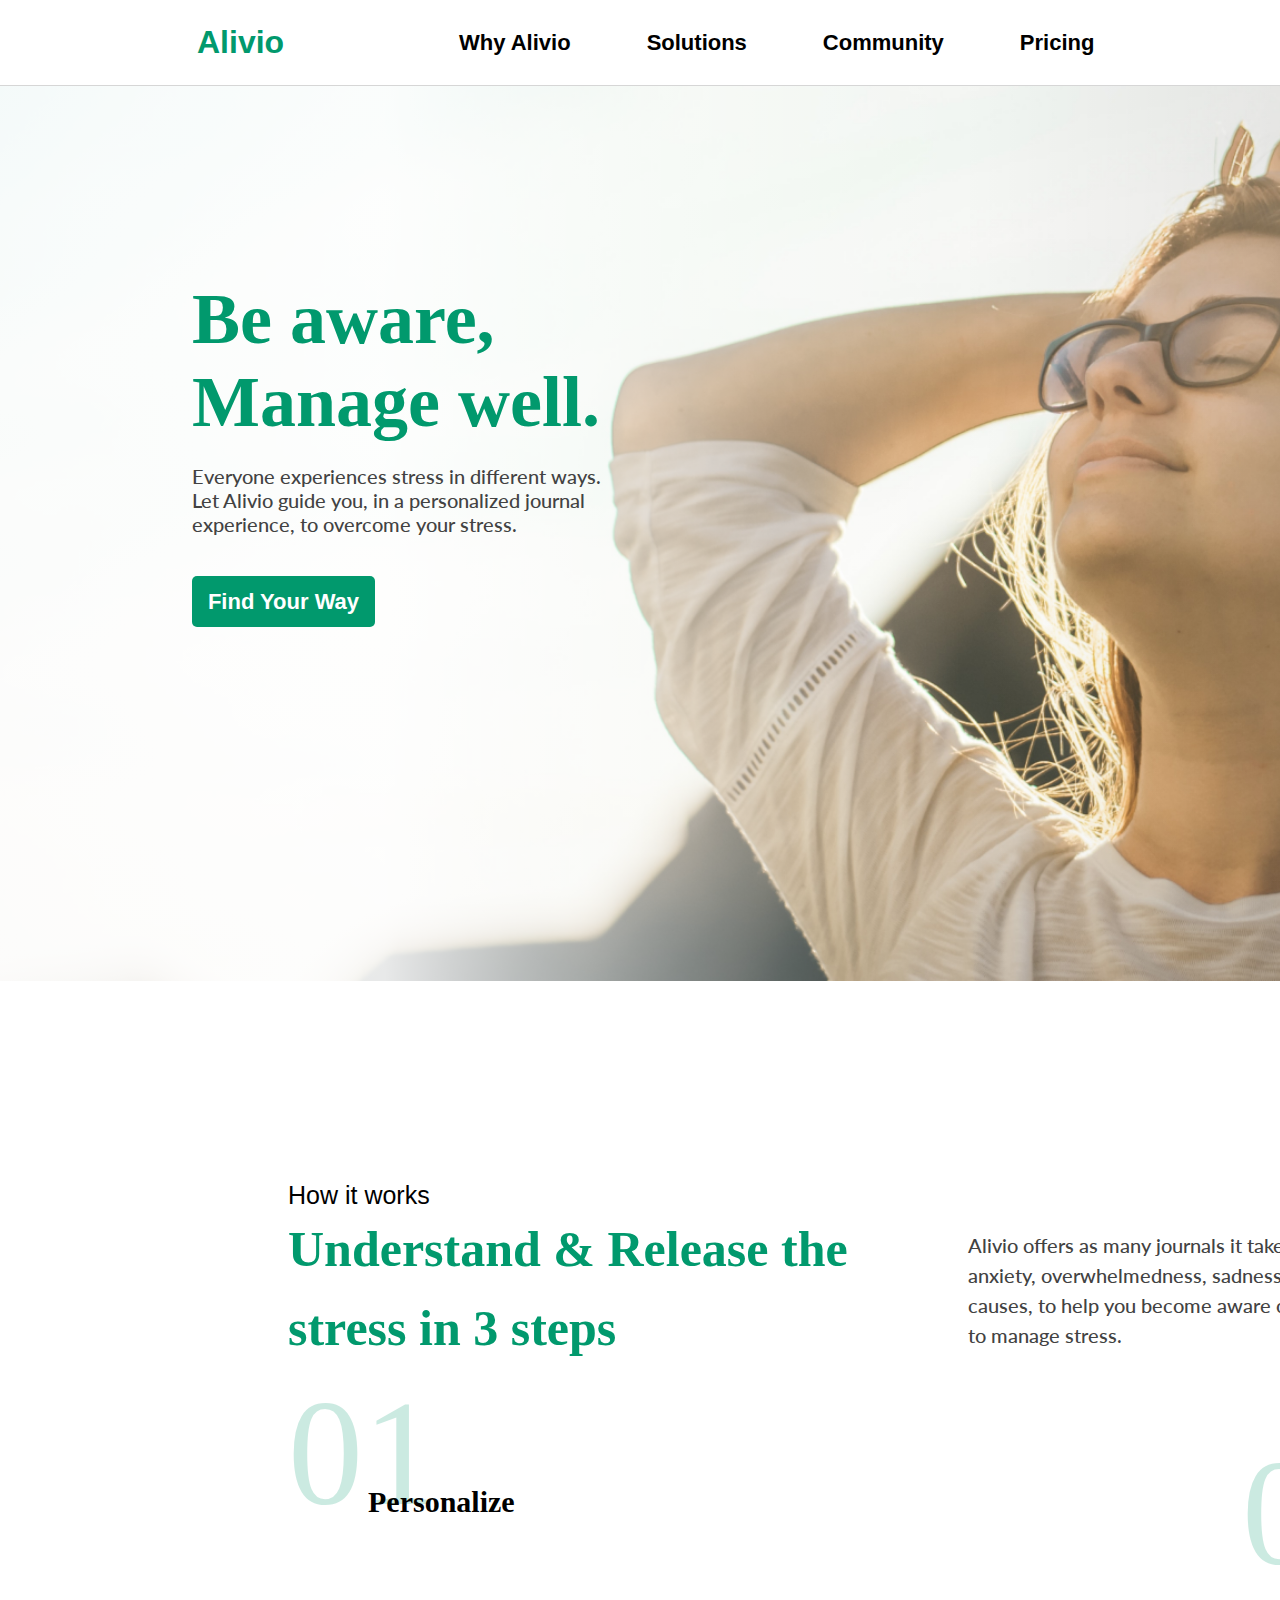
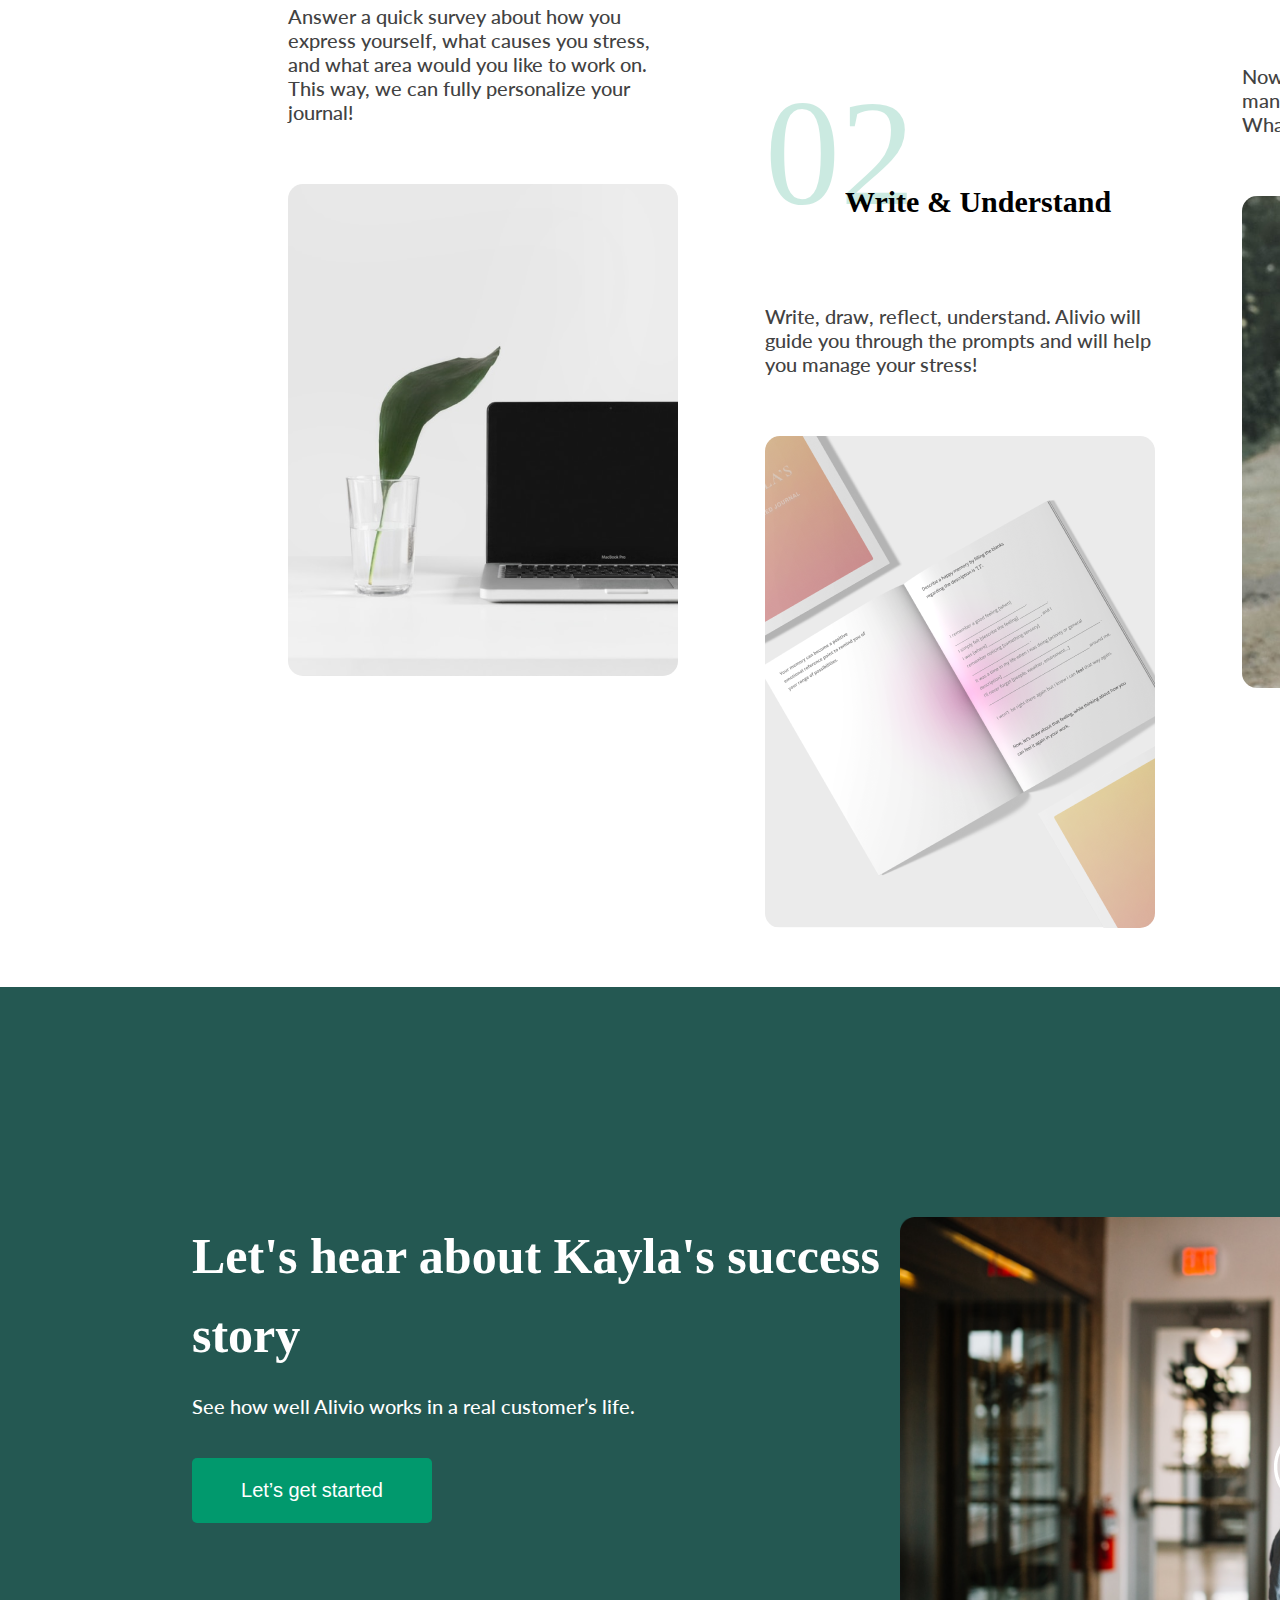
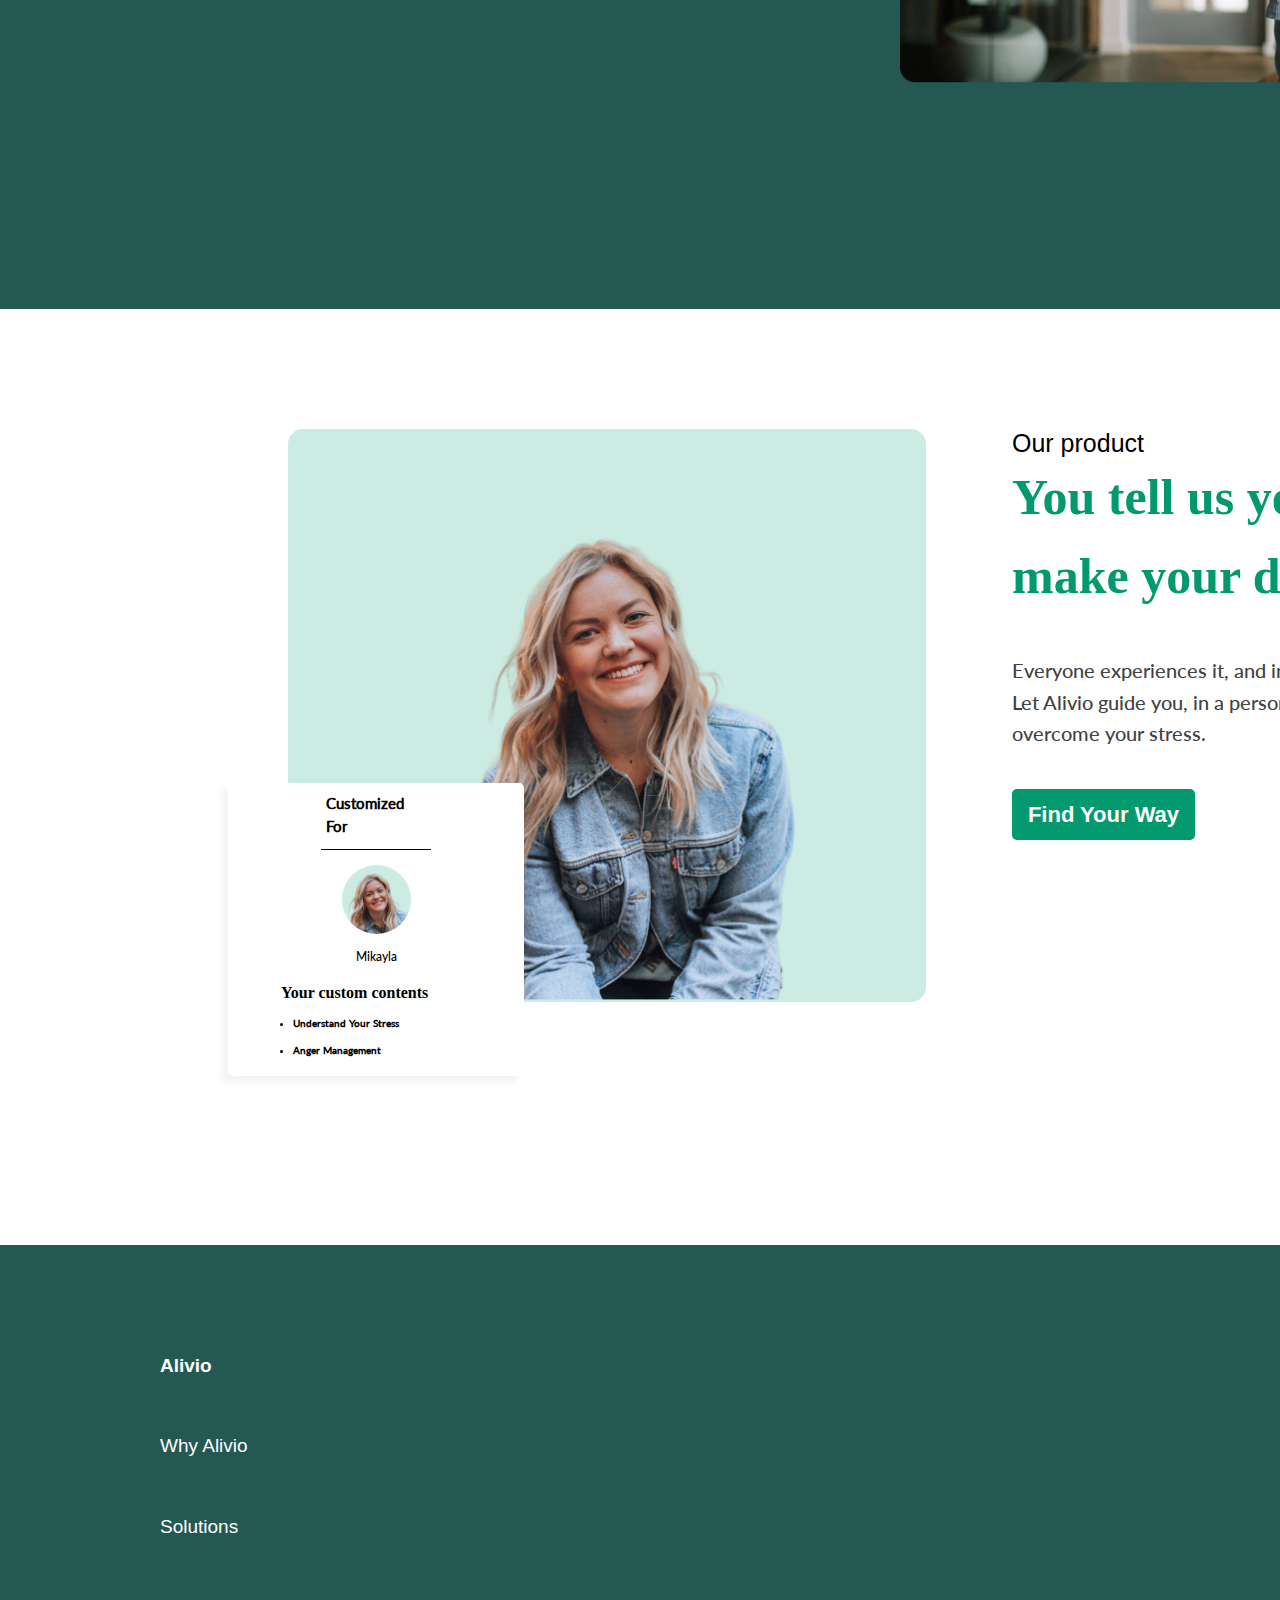
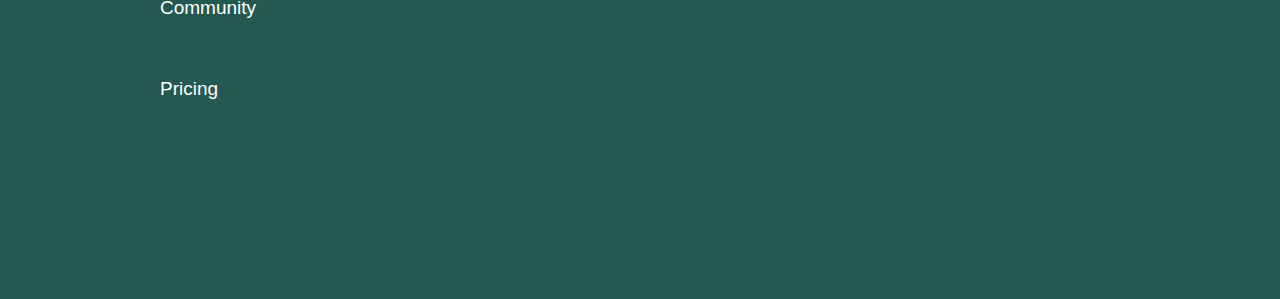
<file: landing1/index.html>
<!DOCTYPE html>
<html lang="en">

<head>
    <meta charset="UTF-8">
    <link rel="stylesheet" href="css/style.css">
    <title>Alivio</title>
</head>

<body>
    <div class="cont">

        <div class="header">
            <div class="nav">
                <div class="logo"><a href="#">Alivio</a></div>
                <div class="menu">
                    <nav>
                        <ul>
                            <li>
                                <a href="#">Why Alivio</a>
                            </li>
                            <li>
                                <a href="#">Solutions</a>
                            </li>
                            <li>
                                <a href="#">Community</a>
                            </li>
                            <li>
                                <a href="#">Pricing</a>
                            </li>
                        </ul>
                    </nav>
                </div>
                <div class="btns">
                    <div class="signIn"><a href="#">Sign in</a></div>
                    <input type="button" value="Start Trial" class="btn">
                </div>
            </div>
        </div>

        <div class="firstBlock">
            <div class="BG">
                <div class="description">
                    <p class="big">Be aware, Manage well.</p>
                    <p class="little">Everyone experiences stress in different ways. Let Alivio guide you, in a personalized journal experience, to overcome your stress.</p>
                    <input id="findBtn" type="button" value="Find Your Way" class="btn">
                </div>
            </div>
        </div>

        <div class="secondBlock">
            <div class="about">How it works</div>
            <div class="headContainer">
                <div class="insideContainer">
                    <div class="title">Understand & Release the stress in 3 steps</div>
                    <div class="little">Alivio offers as many journals it takes, tackling different areas such as anxiety, overwhelmedness, sadness, or anger, and a variety of personal causes, to help you become aware of your emotions, and guide you in how to manage stress.</div>
                </div>
            </div>
            <div class="baseContainer">
                <div>
                    <div class="step">01</div>
                    <div class="sign">Personalize</div>
                    <div class="little">Answer a quick survey about how you express yourself, what causes you stress, and what area would you like to work on. This way, we can fully personalize your journal!</div>
                    <div><img src="./css/pic/Rectangle1.png" alt="Workspace"></div>
                </div>
                <div>
                    <div class="step">02</div>
                    <div class="sign">Write & Understand</div>
                    <div class="little">Write, draw, reflect, understand. Alivio will guide you through the prompts and will help you manage your stress!</div>
                    <div><img src="./css/pic/Rectangle2.png" alt="Books"></div>
                </div>
                <div>
                    <div class="step">03</div>
                    <div class="sign">Alivio!</div>
                    <div class="little">Now you are aware, and have a way to manage and overcome your own stress. What are you waiting for? Alivio today!</div>
                    <div><img src="./css/pic/Rectangle3.png" alt="Happy girl"></div>
                </div>
            </div>
        </div>

        <div class="thirdBlock">
            <div class="container">
                <div class="leftContainer">
                    <div class="title">Let's hear about Kayla's success story</div>
                    <div class="little">See how well Alivio works in a real customer’s life.</div>
                    <div><input id="findBtn" type="button" value="Let’s get started" class="btn"></div>
                </div>
                <div class="rightContainer">
                    <div class="video">
                        <img src="./css/pic/Poster.png">
                        <!--<iframe width="895" height="516" src="https://www.youtube.com/embed/fBI2i9vfRio" title="YouTube video player" frameborder="0" allow="accelerometer; autoplay; clipboard-write; encrypted-media; gyroscope; picture-in-picture" allowfullscreen>
                    </iframe> -->
                    </div>


                </div>
            </div>
        </div>

        <div class="fourBlock">
            <div class="container">
                <div class="leftContainer">
                    <div class="greenRect">
                        <img src="./css/pic/Girl.png" alt="Full profile photo">
                    </div>
                    <div class="whiteRect">
                        <div class="desc"> Customized For</div>
                        <div class="line"></div>
                        <div class="avatar"><img src="./css/pic/MiniProfilePhoto.png" alt="Mini profile photo"></div>
                        <div class="ProfileName">Mikayla</div>
                        <div class="ProfileLabel">Your custom contents
                            <div>
                                <ul>
                                    <li>Understand Your Stress</li>
                                    <li>Anger Management</li>
                                </ul>
                            </div>

                        </div>

                    </div>
                </div>
                <div class="rightContainer">
                    <div class="about">Our product</div>
                    <div class="title">You tell us your stress, We make your diary</div>
                    <div class="little">Everyone experiences it, and in different ways<br> Let Alivio guide you, in a personalized journal experience, to overcome your stress.</div>
                    <input type="button" value="Find Your Way" class="btn">
                </div>
            </div>
        </div>

        <div class="footer">
            <nav>
                <ul>
                    <li><a href="#">Alivio</a></li>
                    <li><a href="#">Why Alivio</a></li>
                    <li><a href="#">Solutions</a></li>
                    <li><a href="#">Community</a></li>
                    <li><a href="#">Pricing</a></li>
                </ul>
            </nav>
        </div>

    </div>
    <script src="https://ajax.googleapis.com/ajax/libs/jquery/2.2.0/jquery.min.js"></script>
    <script src="./js/js.js"></script>
</body>

</html>
</file>
<file: landing1/css/style.css>
@font-face {
    font-family: Lato;
    src: url(./fonts/Lato-Medium.ttf);
}

* {
    padding: 0;
    margin: 0;
}

::-webkit-scrollbar {
    width: 0;
}

body {
    display: block;
    height: 5099px;
    background-color: #E5E5E5;
}

.cont {
    width: 1920px;
    margin: 0 auto;
}

.header {
    display: block;
    width: 1920px;
    height: 85px;
    line-height: 85px;
    border-bottom: 1px solid #D6D6D6;
    background-color: white;
}

.nav {
    width: 80%;
    margin: 0 auto;
    height: 100%;
    display: flex;
}

.logo {
    font-family: Arial, Helvetica, sans-serif;
    font-size: 32px;
    font-weight: bold;
    width: 85px;
    padding: 0 5px;
    margin-right: 172px;
}

.logo>a {
    text-decoration: none;
    color: #01996D;
    -webkit-transition: 0.5s;
    transition: 0.2s;
}

.logo>a:hover {
    color: black;
}

.menu {
    width: 55%;
}

.menu>nav>ul>li {
    display: inline-block;
    margin-right: 72px;
    font-family: Arial, Helvetica, sans-serif;
    font-size: 22px;
    font-weight: bold;
}

.menu>nav>ul>li>a {
    text-decoration: none;
    color: black;
    -webkit-transition: 0.2s;
    transition: 0.5s;
}

.menu>nav>ul>li>a:hover {
    color: #01996D;
}

.btns {
    display: flex;
}

.signIn>a {
    font-family: Arial, Helvetica, sans-serif;
    font-size: 22px;
    font-weight: bold;
    text-decoration: none;
    color: black
}

.signIn>a:hover {
    color: #245852;
}

.signIn {
    margin-right: 35px;
}

.btns {
    display: flex;
    align-items: center;
    justify-content: center;
}

.btn {
    background: #01996D;
    width: 183px;
    height: 51px;
    line-height: 51px;
    font-family: Arial, Helvetica, sans-serif;
    font-size: 22px;
    font-weight: bold;
    text-decoration: none;
    color: white;
    vertical-align: middle;
    border: none;
    border-radius: 5px;
    -webkit-transition: 0.2s;
    transition: 0.2s;
}

.btn:hover {
    background: white;
    color: #01996D;
    border: 1px solid #01996D;
    cursor: pointer;
}


/* First block*/

.firstBlock {
    width: 100%;
    height: 895px;
}

.BG {
    height: 895px;
    background-image: linear-gradient(to right, rgba(255, 255, 255, 0.9) 20%, rgba(0, 0, 0, 0) 50%, rgba(0, 0, 0, 0.2)), url(./pic/BG.png);
    background-repeat: no-repeat;
    background-size: cover;
}

.BG>.description {
    width: 440px;
    margin-left: 10%;
    padding-top: 10%;
}

.little {
    margin-top: 20px;
    font-family: Lato;
    font-size: 20px;
    color: #424242;
    cursor: default;
}

.description>.little {
    width: 430px;
}

.big {
    color: #01996D;
    font-family: 'Times New Roman', Times, serif;
    font-size: 72px;
    font-weight: bold;
    word-wrap: break-word;
    cursor: default;
}

.title {
    color: #01996D;
    font-family: Georgia, 'Times New Roman', Times, serif;
    font-size: 50px;
    font-weight: 700;
    word-wrap: break-word;
    line-height: 78.6px;
    cursor: default;
}


/* Second block */

.secondBlock {
    height: 1606px;
    width: 100%;
    background: white;
}

.about {
    padding-top: 200px;
    font-family: Arial, Helvetica, sans-serif;
    font-size: 25px;
    display: flex;
    width: 70%;
    margin: 0 auto;
}

.about,
.step,
.sign {
    cursor: default;
}

.headContainer {
    width: 70%;
    margin: 0 auto;
    display: flex;
    flex-direction: row;
}

.insideContainer {
    display: flex;
    flex-direction: row;
    margin: 0 auto;
}

.insideContainer>div:first-child {
    margin-right: 100px;
    min-width: 580px;
}

.insideContainer>.little {
    font-size: 20px;
    line-height: 30px;
}

.secondBlock>.baseContainer {
    display: flex;
    flex-direction: row;
    width: 70%;
    margin: 0 auto;
}

.secondBlock>.baseContainer>div:nth-child(1),
.secondBlock>.baseContainer>div:nth-child(2) {
    margin-right: 87px;
    max-width: 390px;
}

.secondBlock>.baseContainer>div {
    max-width: 390px;
}

.secondBlock>.baseContainer>div:nth-child(2) {
    margin-top: 300px;
}

.secondBlock>.baseContainer>div:nth-child(3) {
    margin-top: 60px;
}

.secondBlock>.baseContainer>div:last-child .sign {
    right: -120px;
}

.secondBlock>.baseContainer>div>div>img {
    margin-top: 60px;
    border-radius: 15px;
}

.step {
    font-family: Georgia, 'Times New Roman', Times, serif;
    font-weight: 400;
    font-size: 150px;
    color: #01996D;
    opacity: 0.2;
}

.sign {
    position: relative;
    font-family: Georgia, 'Times New Roman', Times, serif;
    font-weight: 700;
    font-size: 30px;
    top: -60px;
    right: -80px;
    width: auto;
    overflow: hidden;
    line-height: 45px;
    font-style: normal;
}

#findBtn {
    margin-top: 40px;
}


/* Third block */

.thirdBlock {
    height: 922px;
    background-color: #245852;
}

.container {
    display: flex;
    flex-direction: row;
    width: 80%;
    margin: 0 auto;
    padding-top: 230px;
}

.container>.leftContainer>.title {
    color: white;
}

.container>.leftContainer>.little {
    color: white;
}

.leftContainer>div>input {
    flex: none;
    margin: 30px 0;
    font-size: 20px;
    font-style: normal;
    font-weight: 400;
    line-height: 25px;
    width: 240px;
    height: 65px;
}

.rightContainer {
    width: 945px;
    height: 531px;
}


/* Poster and Youtube video*/

.video {
    position: relative;
    display: flex;
    padding-bottom: 56.25%;
    /* 16:9 */
    height: 0;
}

.video img {
    position: absolute;
    display: block;
    top: 0;
    left: 0;
    width: 100%;
    height: 100%;
    z-index: 20;
    cursor: pointer;
}

.video:after {
    content: "";
    position: absolute;
    display: block;
    background: url(./pic/play-white.png) no-repeat 0 0;
    top: 45%;
    left: 45%;
    width: 82px;
    height: 82px;
    z-index: 30;
    cursor: pointer;
}

.video iframe {
    position: absolute;
    top: 0;
    left: 0;
    width: 100%;
    height: 100%;
}

.video.player img {
    display: none;
}

.video.player:after {
    display: none;
}


/* Four block */

.fourBlock {
    background-color: white;
    height: 936px;
}

.fourBlock>.container {
    width: 70%;
    display: flex;
    margin: 0 auto;
    padding-top: 120px;
}

.fourBlock>.container>.leftContainer {
    width: 698px;
    margin-right: 86px;
}

.fourBlock>.container>.rightContainer>.about {
    padding-top: 0;
    font-size: 25px;
}

.fourBlock>.container>.rightContainer>div {
    margin-left: 0;
}

.fourBlock>.container>.rightContainer>.little {
    margin: 40px 0;
    line-height: 31.4px;
    width: 530px;
}

.greenRect {
    background-color: #CCEBE2;
    width: 638px;
    height: 573px;
    border-radius: 15px;
}

.greenRect>img {
    display: block;
    margin: 0 auto;
    width: 427px;
}

.whiteRect {
    width: 296px;
    height: 293px;
    background-color: white;
    border-radius: 5px;
    position: relative;
    top: -219px;
    left: -60px;
    -webkit-box-shadow: -6px 6px 6px 0px rgba(124, 124, 124, 0.2);
    -moz-box-shadow: -6px 6px 6px 0px rgba(124, 124, 124, 0.2);
    box-shadow: -6px 6px 6px 0px rgba(124, 124, 124, 0.1);
}

.whiteRect>div {
    margin: 0 auto;
}

.desc {
    font-family: Lato;
    width: 100px;
    font-weight: 600;
    font-size: 14.5px;
    line-height: 22.75px;
    padding: 10px 0;
}

.line {
    width: 110px;
    border-bottom: 1px solid #000000;
}

.avatar {
    width: 69px;
    height: 69px;
    margin: 0 auto;
    padding: 15px 0;
}

.avatar>img {
    width: 69px;
    height: 69px;
    border-radius: 50%;
}

.ProfileName {
    width: 41px;
    margin: 0 auto;
    font-family: Lato;
    font-size: 12px;
    font-weight: 400;
}

.ProfileLabel {
    font-family: Georgia, 'Times New Roman', Times, serif;
    font-size: 16px;
    font-weight: 600;
    width: 190px;
    padding: 20px 0;
}

.ProfileLabel>div>ul>li {
    font-family: Lato;
    font-size: 10px;
    padding-top: 15px;
}

.ProfileLabel>div {
    margin-left: 12px;
}


/* Footer */

.footer {
    display: block;
    height: 654px;
    background-color: #245852;
}

.footer>nav>ul>li>a {
    text-decoration: none;
    color: white;
    font-family: Arial, Helvetica, sans-serif;
    font-size: 19px;
}

.footer>nav>ul>li:first-child {
    text-decoration: none;
    color: white;
    font-family: Arial, Helvetica, sans-serif;
    font-size: 20px;
    font-weight: 900;
}

.footer>nav>ul>li {
    line-height: 80px;
    list-style-type: none;
}

.footer>nav {
    padding-top: 80px;
    padding-left: 160px;
}

.footer>nav>ul>li>a,
.menu>nav>ul>li>a,
.btns>.signIn>a {
    -webkit-transition: 0.2s;
    transition: 0.2s;
}

.footer>nav>ul>li>a:hover {
    color: #01996D;
}
</file>
